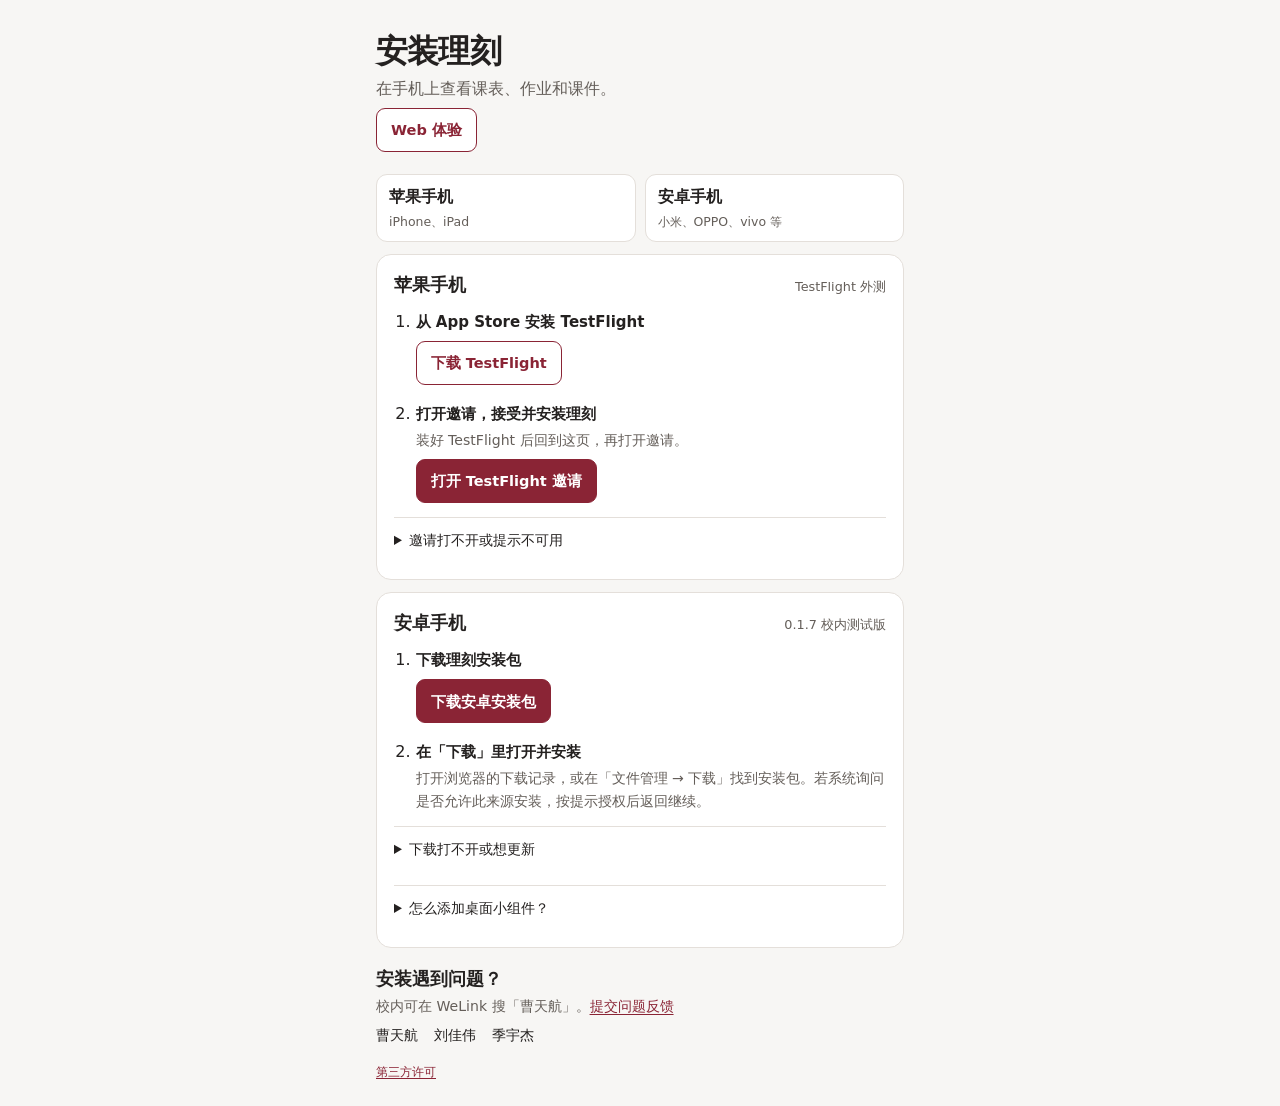
<file: index.html>
<!doctype html>
<html lang="zh-CN">
<head>
  <meta charset="utf-8">
  <meta name="viewport" content="width=device-width,initial-scale=1">
  <meta name="description" content="理刻 Web 体验和手机安装指引">
  <title>安装理刻</title>
  <style>
    :root {
      color-scheme: light dark;
      font-family: -apple-system, BlinkMacSystemFont, "PingFang SC", "Microsoft YaHei", system-ui, sans-serif;
      --background: #f7f6f4;
      --surface: #fff;
      --ink: #242120;
      --muted: #645e59;
      --line: #e4dfda;
      --accent: #8a2435;
      --soft: #faeeef;
      --button-ink: #fff;
    }
    @media (prefers-color-scheme: dark) {
      :root {
        --background: #171514;
        --surface: #211f1e;
        --ink: #f6efeb;
        --muted: #c8bdb7;
        --line: #403b38;
        --accent: #f0a5ae;
        --soft: #382329;
        --button-ink: #28191b;
      }
    }
    *, *::before, *::after { box-sizing: border-box; }
    [hidden] { display: none !important; }
    body { margin: 0; background: var(--background); color: var(--ink); line-height: 1.6; }
    main { width: min(100%, 35rem); margin: 0 auto; padding: 32px 16px max(24px, env(safe-area-inset-bottom)); }
    h1, h2, p { margin: 0; }
    h1 { font-size: 2rem; line-height: 1.2; letter-spacing: -.025em; }
    h2 { font-size: 1.12rem; line-height: 1.4; }
    a { color: var(--accent); text-underline-offset: .2em; }
    :is(a, button, summary, input):focus-visible { outline: 2px solid var(--accent); outline-offset: 3px; }
    header p { margin-top: 6px; color: var(--muted); }
    .phones { display: grid; grid-template-columns: repeat(2, minmax(0, 1fr)); gap: 9px; margin: 22px 0 12px; }
    .phone {
      display: grid;
      gap: 2px;
      align-content: center;
      min-height: 67px;
      padding: 9px 12px;
      border: 1px solid var(--line);
      border-radius: 11px;
      background: var(--surface);
      color: var(--ink);
      text-decoration: none;
    }
    .phone[aria-current="true"] { background: var(--soft); border-color: var(--accent); }
    .phone small { color: var(--muted); font-size: .78rem; }
    .panel { margin-bottom: 12px; padding: 17px; border: 1px solid var(--line); border-radius: 15px; background: var(--surface); }
    .handoff { background: var(--soft); border-color: var(--accent); }
    .handoff p { margin-top: 7px; color: var(--muted); font-size: .87rem; }
    .handoff ol { margin: 9px 0 12px; padding-left: 1.35em; }
    .handoff li + li { margin-top: 2px; }
    .panel-header { display: flex; align-items: baseline; justify-content: space-between; flex-wrap: wrap; gap: 4px 12px; }
    .version { color: var(--muted); font-size: .8rem; }
    .steps { margin: 12px 0 0; padding-left: 1.35em; }
    .steps li + li { margin-top: 16px; }
    .steps strong { display: block; font-size: .94rem; }
    .steps p { margin: 3px 0 0; color: var(--muted); font-size: .88rem; }
    .button {
      display: inline-flex;
      align-items: center;
      justify-content: center;
      min-height: 44px;
      padding: 7px 14px;
      border: 1px solid var(--accent);
      border-radius: 9px;
      background: var(--accent);
      color: var(--button-ink);
      font: inherit;
      font-size: .91rem;
      font-weight: 650;
      text-decoration: none;
      cursor: pointer;
    }
    .button.secondary { background: var(--surface); color: var(--accent); }
    .steps .button { margin-top: 7px; }
    .copy-url { width: 100%; min-height: 44px; margin-top: 8px; padding: 8px; border: 1px solid var(--line); border-radius: 8px; background: var(--surface); color: var(--ink); font: inherit; }
    .copy-result:not(:empty) { margin-top: 7px; color: var(--ink); }
    details { border-top: 1px solid var(--line); margin-top: 14px; }
    summary { min-height: 44px; padding-top: 11px; cursor: pointer; font-size: .88rem; font-weight: 550; }
    details p { font-size: .86rem; color: var(--muted); }
    .contact { margin-top: 18px; color: var(--muted); font-size: .88rem; }
    .contact h2 { margin-bottom: 4px; color: var(--ink); }
    .authors { display: flex; flex-wrap: wrap; gap: 4px 16px; margin: 6px 0; padding: 0; list-style: none; color: var(--ink); }
    footer { margin-top: 16px; font-size: .78rem; }
  </style>
</head>
<body>
  <main>
    <header>
      <h1>安装理刻</h1>
      <p>在手机上查看课表、作业和课件。</p>
      <p><a class="button secondary" href="./web/">Web 体验</a></p>
    </header>

    <nav class="phones" aria-label="选择手机类型">
      <a class="phone" href="#iphone" data-phone="ios"><strong>苹果手机</strong><small>iPhone、iPad</small></a>
      <a class="phone" href="#android" data-phone="android"><strong>安卓手机</strong><small>小米、OPPO、vivo 等</small></a>
    </nav>

    <section id="wechat-guide" class="panel handoff" aria-labelledby="wechat-title" hidden>
      <h2 id="wechat-title">先在浏览器中打开</h2>
      <ol>
        <li>点微信右上角的「···」。</li>
        <li>选「在浏览器打开」或「在 Safari 中打开」。</li>
      </ol>
      <button class="button" id="copy-link" type="button">复制安装页链接</button>
      <p>菜单里找不到时，复制链接，在 Safari 或手机浏览器的地址栏粘贴。</p>
      <p id="copy-result" class="copy-result" role="status"></p>
      <input id="copy-url" class="copy-url" aria-label="安装页链接" type="url" readonly hidden>
    </section>

    <article id="iphone" class="panel" aria-labelledby="ios-title">
      <div class="panel-header">
        <h2 id="ios-title">苹果手机</h2>
        <span class="version">TestFlight 外测</span>
      </div>
      <ol class="steps">
        <li>
          <strong>从 App Store 安装 TestFlight</strong>
          <a class="button secondary" href="https://apps.apple.com/cn/app/testflight/id899247664">下载 TestFlight</a>
        </li>
        <li>
          <strong>打开邀请，接受并安装理刻</strong>
          <p>装好 TestFlight 后回到这页，再打开邀请。</p>
          <a class="button" href="https://testflight.apple.com/join/Ek6bg8ng">打开 TestFlight 邀请</a>
        </li>
      </ol>
      <details>
        <summary>邀请打不开或提示不可用</summary>
        <p>确认 TestFlight 已安装。若从微信打开，点右上角「···」，选择在浏览器打开本页，再点邀请。若 TestFlight 提示测试已满或不可用，请在页底反馈。</p>
      </details>
    </article>

    <article id="android" class="panel" aria-labelledby="android-title">
      <div class="panel-header">
        <h2 id="android-title">安卓手机</h2>
        <span id="android-version" class="version">0.1.7 校内测试版</span>
      </div>
      <ol class="steps">
        <li>
          <strong>下载理刻安装包</strong>
          <a id="android-download" class="button" href="./android/like-android-8.apk" download>下载安卓安装包</a>
        </li>
        <li>
          <strong>在「下载」里打开并安装</strong>
          <p>打开浏览器的下载记录，或在「文件管理 → 下载」找到安装包。若系统询问是否允许此来源安装，按提示授权后返回继续。</p>
        </li>
      </ol>
      <details>
        <summary>下载打不开或想更新</summary>
        <p>从微信打开时，先用右上角「···」切到浏览器。已装理刻可从「我的 → 关于理刻 → 检查更新」安装新版。</p>
      </details>
      <details>
        <summary>怎么添加桌面小组件？</summary>
        <p>在桌面空白处长按或双指捏合，打开「小组件」或「插件」，选择「理刻」。</p>
      </details>
    </article>

    <section class="contact" aria-labelledby="contact-title">
      <h2 id="contact-title">安装遇到问题？</h2>
      <p>校内可在 WeLink 搜「曹天航」。<a href="https://github.com/Cao150702/like-downloads/issues/new/choose">提交问题反馈</a></p>
      <ul class="authors" aria-label="开发团队">
        <li>曹天航</li>
        <li>刘佳伟</li>
        <li>季宇杰</li>
      </ul>
    </section>
    <footer><a href="./NextChat-LICENSE.txt">第三方许可</a></footer>
  </main>
  <script>
    const userAgent = navigator.userAgent;
    const inWechat = /MicroMessenger/i.test(userAgent);
    const appleMobile = /iPhone|iPad|iPod/i.test(userAgent)
      || (/Macintosh/i.test(userAgent) && navigator.maxTouchPoints > 1);
    const choices = [...document.querySelectorAll("[data-phone]")];
    const panels = { ios: document.getElementById("iphone"), android: document.getElementById("android") };
    const requested = new URLSearchParams(location.search).get("platform");
    const anchor = { "#iphone": "ios", "#android": "android" }[location.hash];
    const device = appleMobile ? "ios" : /Android/i.test(userAgent) ? "android" : null;
    let selected = requested === "ios" || requested === "android" ? requested : anchor || device;

    function showPhone(kind) {
      selected = kind;
      panels.ios.hidden = kind === "android";
      panels.android.hidden = kind === "ios";
      for (const choice of choices) {
        if (choice.dataset.phone === kind) choice.setAttribute("aria-current", "true");
        else choice.removeAttribute("aria-current");
      }
    }

    function installationLink() {
      const url = new URL(location.pathname, location.origin);
      if (selected) url.searchParams.set("platform", selected);
      return url.href;
    }

    showPhone(selected);
    for (const choice of choices) {
      choice.addEventListener("click", (event) => {
        if (event.metaKey || event.ctrlKey || event.shiftKey || event.altKey) return;
        event.preventDefault();
        showPhone(choice.dataset.phone);
        history.replaceState(null, "", installationLink());
        const input = document.getElementById("copy-url");
        if (!input.hidden) input.value = installationLink();
      });
    }

    document.getElementById("wechat-guide").hidden = !inWechat;
    document.getElementById("copy-link").addEventListener("click", async () => {
      const url = installationLink();
      const input = document.getElementById("copy-url");
      const result = document.getElementById("copy-result");
      try {
        await navigator.clipboard.writeText(url);
        input.hidden = true;
        result.textContent = "已复制安装页链接";
      } catch {
        input.value = url;
        input.hidden = false;
        input.focus();
        input.select();
        result.textContent = "长按下面的链接复制";
      }
    });

    async function updateAndroidDownload() {
      const response = await fetch("./android/latest.json", { cache: "no-cache" });
      if (!response.ok) return;
      const release = await response.json();
      if (release.schema !== 1 || release.package !== "cn.codejoy.campuslife.pilot"
          || !Number.isInteger(release.versionCode) || release.versionCode < 6 || release.versionCode > 2100000000
          || release.apk !== `like-android-${release.versionCode}.apk`
          || typeof release.versionName !== "string" || !/^[A-Za-z0-9][A-Za-z0-9._+-]{0,63}$/.test(release.versionName)) return;
      document.getElementById("android-download").setAttribute("href", `./android/${release.apk}`);
      document.getElementById("android-version").textContent = `${release.versionName.replace(/-pilot$/, "")} 校内测试版`;
    }

    updateAndroidDownload().catch(() => {});
  </script>
</body>
</html>
</file>
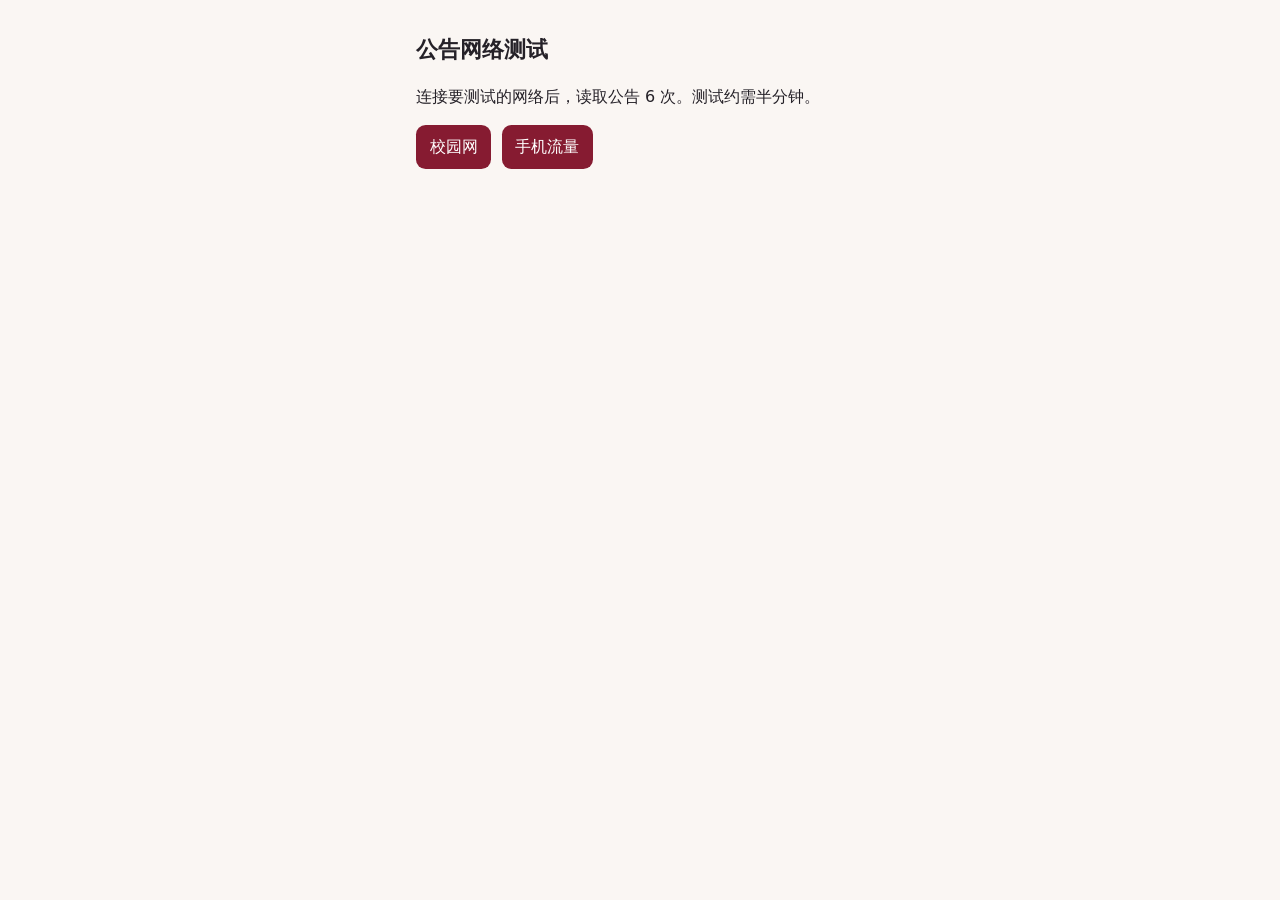
<file: notices/check.html>
<!doctype html>
<html lang="zh-CN">
<meta charset="utf-8">
<meta name="viewport" content="width=device-width, initial-scale=1">
<title>理刻公告网络测试</title>
<style>
  body { margin: 0; background: #faf6f3; color: #252128; font: 16px/1.6 system-ui, sans-serif; }
  main { max-width: 28rem; margin: auto; padding: 2rem 1.25rem; }
  h1 { margin: 0; font-size: 1.4rem; }
  button { border: 0; border-radius: .6rem; padding: .55rem .85rem; margin-right: .35rem; font: inherit; color: white; background: #861b31; }
  button:disabled { opacity: .6; }
  output { display: block; margin: 1rem 0; white-space: pre-line; }
</style>
<main>
  <h1>公告网络测试</h1>
  <p>连接要测试的网络后，读取公告 6 次。测试约需半分钟。</p>
  <button type="button">校园网</button>
  <button type="button">手机流量</button>
  <output aria-live="polite"></output>
</main>
<script>
  const buttons = document.querySelectorAll("button");
  const output = document.querySelector("output");
  const columns = ["school", "teaching", "oece", "mechanical"];
  const pause = (ms) => new Promise(resolve => setTimeout(resolve, ms));
  async function probe() {
    const controller = new AbortController();
    const timeout = setTimeout(() => controller.abort(), 4000);
    const start = performance.now();
    try {
      const endpoint = new URL("./v1/feed.json", location.href);
      endpoint.searchParams.set("probe", String(Date.now()));
      const response = await fetch(endpoint, {
        cache: "no-store", credentials: "omit", redirect: "error", signal: controller.signal
      });
      if (!response.ok) throw new Error("HTTP " + response.status);
      const feed = await response.json();
      if (feed.version !== 1 || !columns.every(column => Array.isArray(feed.sources?.[column]))) {
        throw new Error("数据格式错误");
      }
      return { ms: Math.round(performance.now() - start) };
    } catch (error) {
      return { error: controller.signal.aborted ? "超时" : (error instanceof TypeError ? "连接失败" : error.message) };
    } finally {
      clearTimeout(timeout);
    }
  }
  for (const button of buttons) button.addEventListener("click", async () => {
    for (const item of buttons) item.disabled = true;
    const network = button.textContent;
    const results = [];
    try {
      for (let index = 0; index < 6; index++) {
        output.textContent = network + " · 正在测试 " + (index + 1) + "/6";
        results.push(await probe());
        if (index < 5) await pause(600);
      }
      const times = results.flatMap(result => result.ms == null ? [] : [result.ms]).sort((a, b) => a - b);
      const lines = [network + " · 成功 " + times.length + "/6"];
      if (times.length) {
        const middle = Math.floor(times.length / 2);
        const median = times.length % 2 ? times[middle] : Math.round((times[middle - 1] + times[middle]) / 2);
        lines.push("中位 " + median + " ms · 最慢 " + times.at(-1) + " ms");
      }
      lines.push(results.map(result => result.error || result.ms + " ms").join(" / "));
      output.textContent = lines.join("\n");
    } finally {
      for (const item of buttons) item.disabled = false;
    }
  });
</script>
</file>
